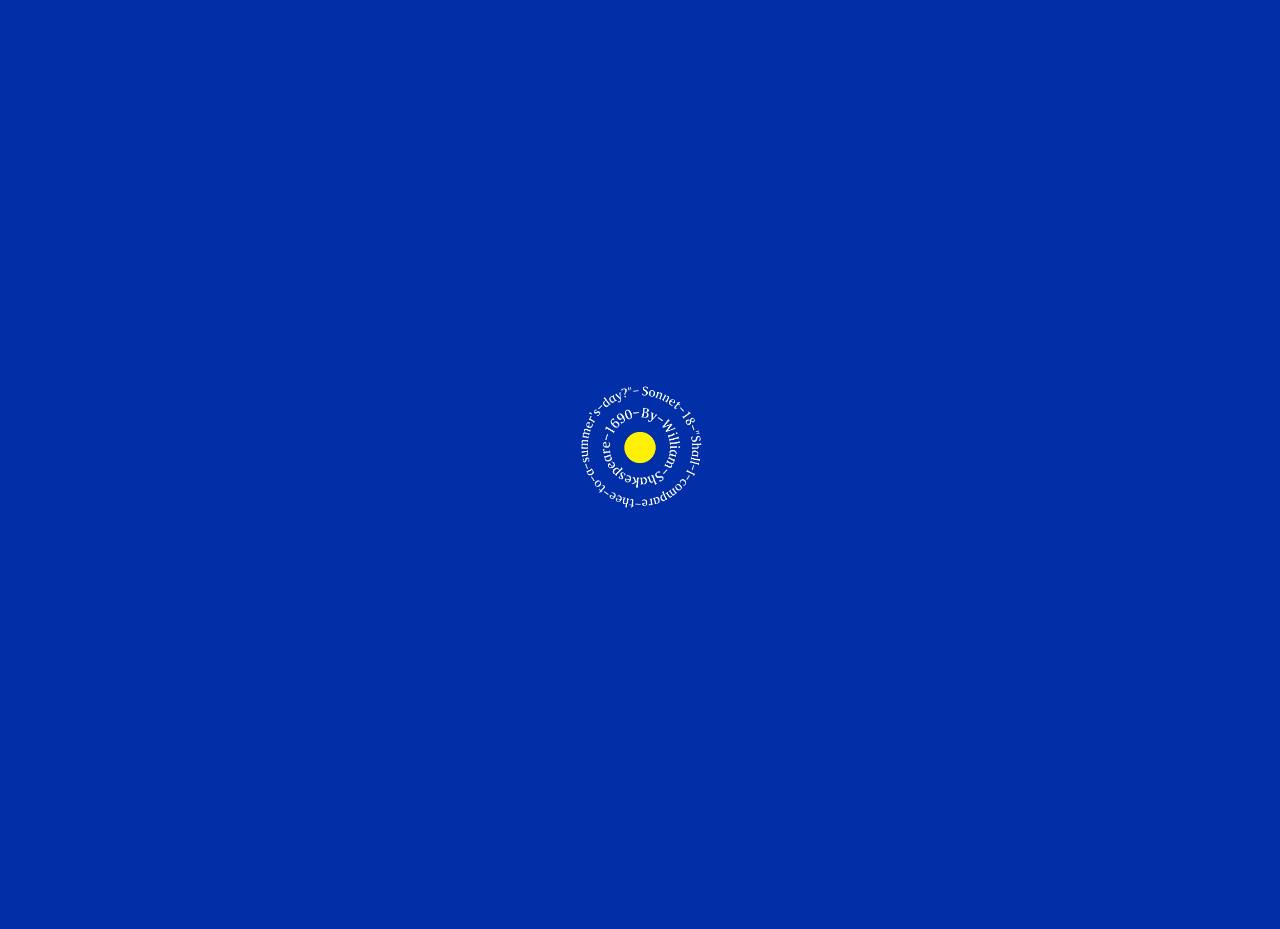
<file: index.html>
<!DOCTYPE html>
<html lang="en">
<head>
    <meta charset="UTF-8">
    <meta name="viewport" content="width=device-width, initial-scale=1.0">
    <title>Sonnet 18 Typography</title>
    <link rel="stylesheet" href="assets/index.css">
    <link href="https://fonts.googleapis.com/css2?family=Kablammo&display=swap" rel="stylesheet">
    <link href="https://fonts.googleapis.com/css2?family=EB+Garamond&display=swap" rel="stylesheet">
</head>
<body>
    <div id="particles-js"></div> 

    <div id="icon-container">
        <img id="icon" src="assets/ICON.png" alt="Icon">
    </div>

    <div class="top-left" id="top-left">
        <h1><span class="bold">Shall I</span></h1>
        <p>compare <span class="hover-word" data-tooltip="'you'">thee</span> to a <span id="blank-space">______</span>?</p>
    </div>

    <div class="center" id="summer-text">
        <a href="entries/entry1/entry1.html" 
           class="neon-text" 
           id="summer-link"
           onclick="fadeOutElements(event)">Summer’s day?</a>
    </div>

    <div class="bottom" id="thou-text">
        <p><span class="hover-word bold" data-tooltip="'you'">Thou</span> art more lovely and more temperate:</p>
    </div>

    <script src="assets/script.js" defer></script>
</file>
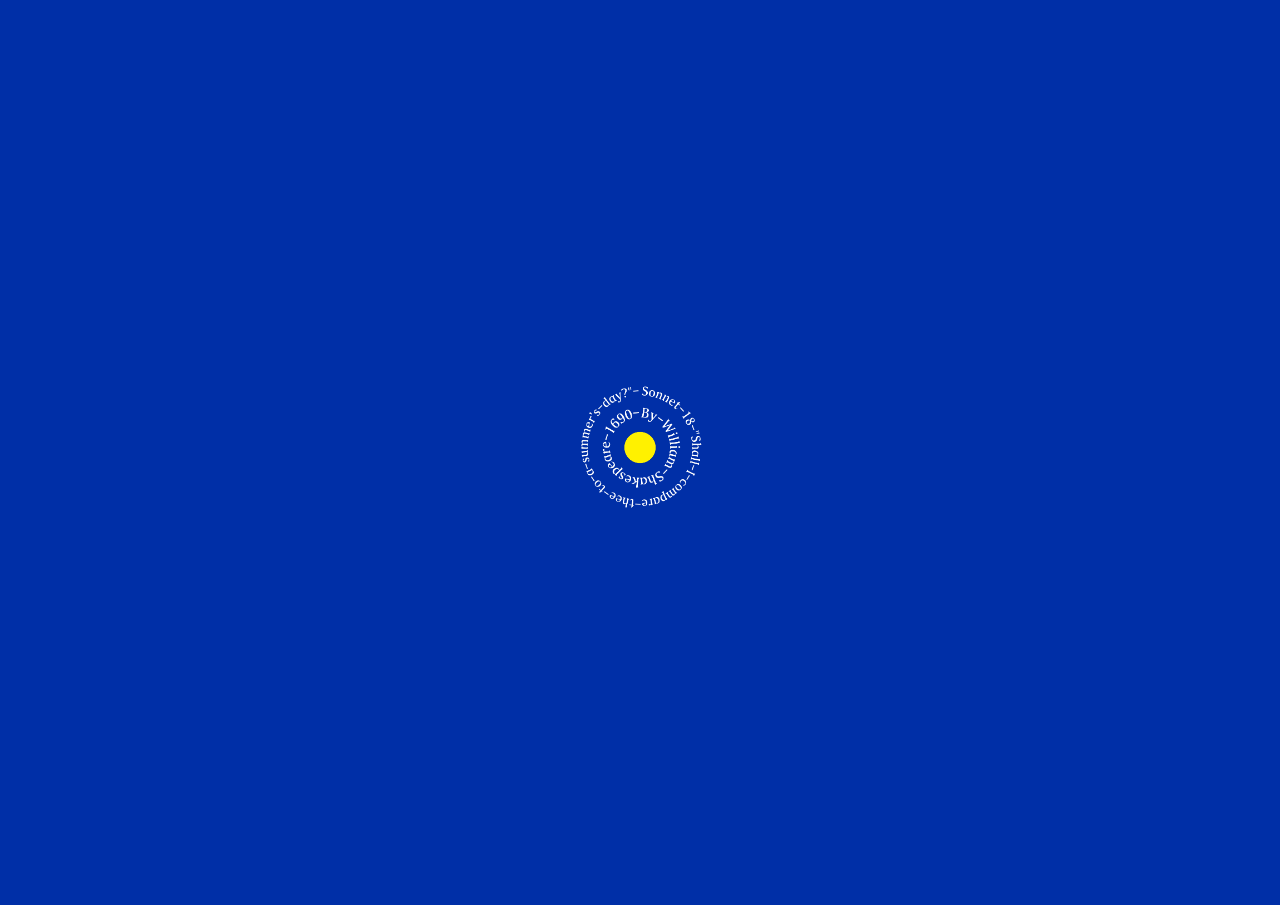
<file: entries/entry1/entry1.html>
<!DOCTYPE html>
<html lang="en">
<head>
    <meta charset="UTF-8">
    <meta name="viewport" content="width=device-width, initial-scale=1.0">
    <title>Sonnet 18 - Page 2</title>
    <link rel="stylesheet" href="assets/entry1.css">
    <link href="https://fonts.googleapis.com/css2?family=Kablammo&display=swap" rel="stylesheet">
    <link href="https://fonts.googleapis.com/css2?family=EB+Garamond&display=swap" rel="stylesheet">
</head>
<body>
    <div id="particles-js"></div> 

    <div id="icon-container">
        <img src="assets/ICON.png" id="icon" alt="Rotating Icon">
    </div>

    <div class="section" id="section-1">
        <p><span class="hover-word bold" data-tooltip="'you'">Thou</span> art more lovely and more temperate:</p>
    </div>

    <div class="section" id="section-2">
        <p id="typing-text" class="rain-effect">
            <span class="hover-word bold rough-wind" id="rough-wind">
                <span>R</span><span>o</span><span>u</span><span>g</span><span>h</span>
                <span> </span>
                <span>w</span><span>i</span><span>n</span><span>d</span><span>s</span>
            </span> 
            shake the darling <span class="hover-word bold" data-tooltip="'unopened flowers'">buds</span> of May,
        </p>
    </div>

    <div class="section" id="section-3">
        <p>And <a href="../entry2/entry2.html" class="neon-text">summer’s</a> lease <span class="hover-word bold" data-tooltip="'has'">hath</span> all too short a date:</p>
    </div>

    <script src="assets/script.js" defer></script>
</body>
</html>
</file>
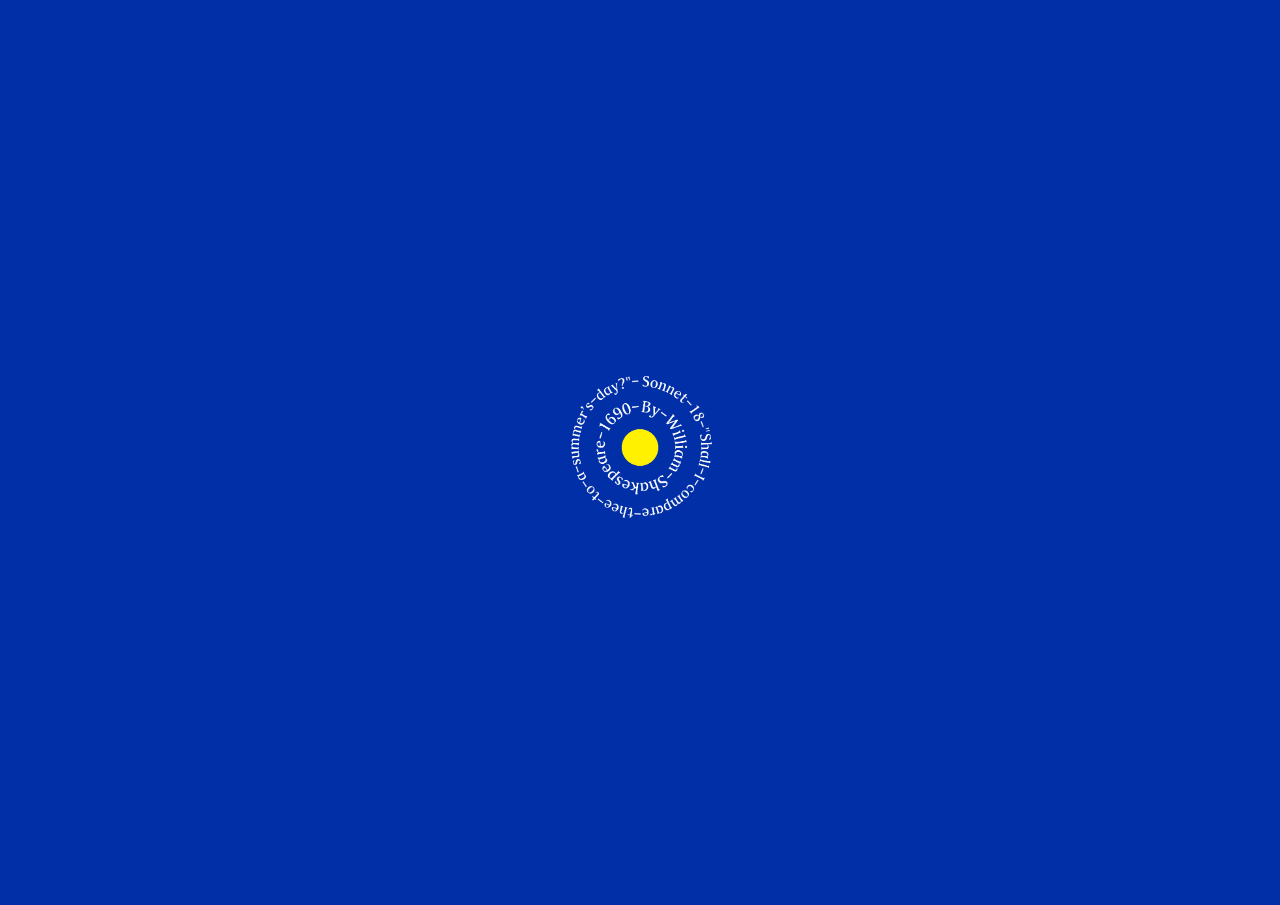
<file: entries/entry3/entry3.html>
<!DOCTYPE html>
<html lang="en">
<head>
    <meta charset="UTF-8">
    <meta name="viewport" content="width=device-width, initial-scale=1.0">
    <title>Sonnet 18 - Entry 3</title>
    <link rel="stylesheet" href="assets/entry3.css">
    <link href="https://fonts.googleapis.com/css2?family=Kablammo&display=swap" rel="stylesheet">
    <link href="https://fonts.googleapis.com/css2?family=EB+Garamond&display=swap" rel="stylesheet">
</head>
<body>
    <div id="particles-js"></div> 

    <div id="icon-container">
        <img src="assets/ICON.png" id="icon" alt="Rotating Icon">
    </div>

    <div class="section" id="section-1">
        <p><span class="hover-word bold" data-tooltip="'your'">Thy</span> eternal 
            <a href="../entry4/entry4.html" class="neon-text" id="summer">Summer</a> shall not fade,
        </p>
    </div>

    <div class="section" id="section-2">
        <p id="interactive-text"><span class="hover-word bold" data-tooltip="'beauty'">Nor</span> lose possession of that 
            <span class="hover-word bold" data-tooltip="'fairness'">fair</span> thou owest;
        </p>
    </div>

    <script src="assets/script.js" defer></script>
</body>
</html>
</file>
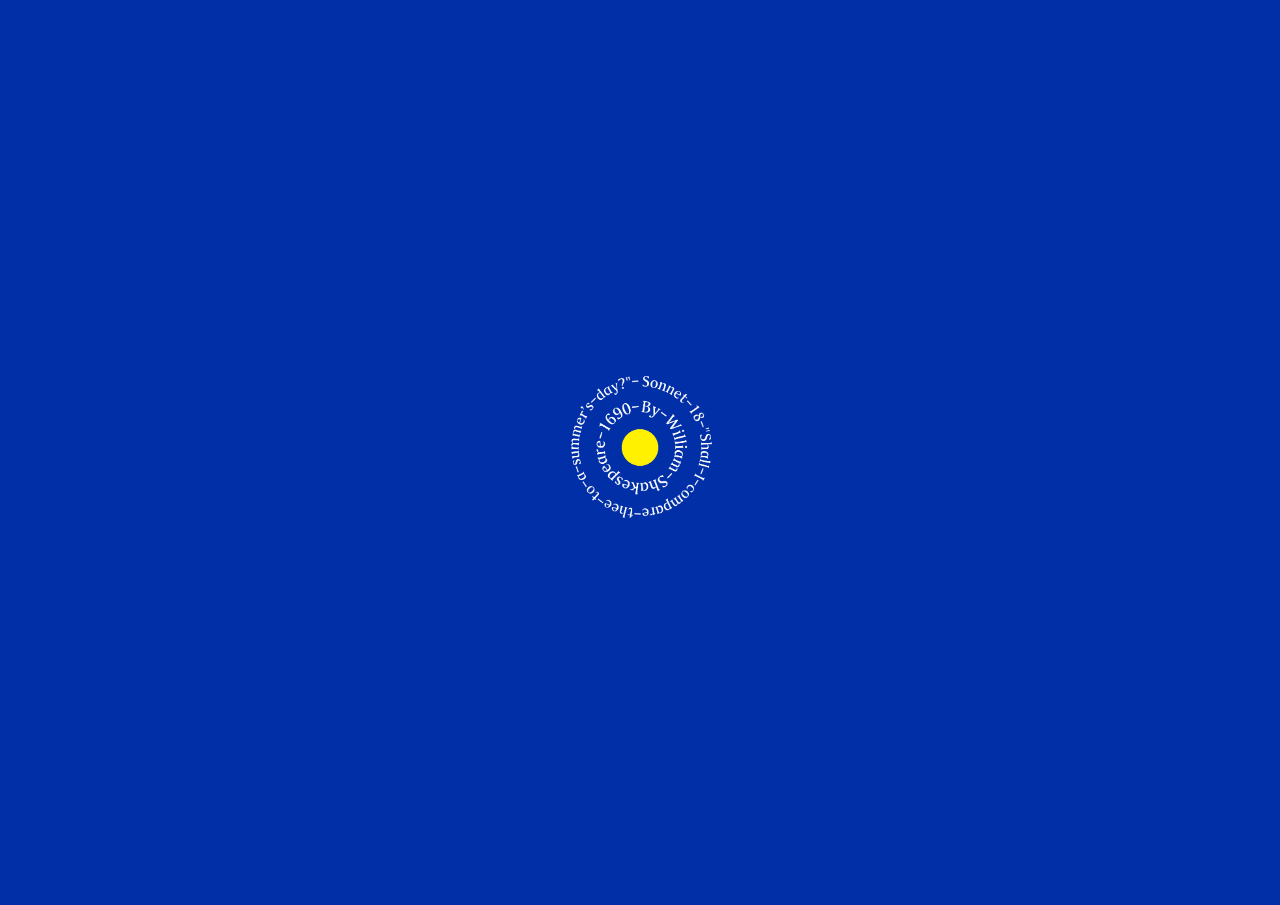
<file: entries/entry4/entry4.html>
<!DOCTYPE html>
<html lang="en">
<head>
    <meta charset="UTF-8">
    <meta name="viewport" content="width=device-width, initial-scale=1.0">
    <title>Sonnet 18 - Entry 4</title>
    <link rel="stylesheet" href="assets/entry4.css">
    <link href="https://fonts.googleapis.com/css2?family=Kablammo&display=swap" rel="stylesheet">
    <link href="https://fonts.googleapis.com/css2?family=EB+Garamond&display=swap" rel="stylesheet">
</head>
<body>
    <div id="particles-js"></div> 

    <div id="icon-container">
        <img src="assets/ICON.png" id="icon" alt="Rotating Icon">
    </div>

    <div class="section" id="section-1">
        <p>
            <span class="hover-word bold" data-tooltip="will not">Nor</span> shall 
            <span class="hover-word bold" data-tooltip="death personified">Death</span> brag thou wander’st in his 
            <span class="shade-effect" id="shade">SHADE</span>,
        </p>
    </div>

    <div class="section" id="section-2">
        <p id="interactive-text">
            When in <a href="../entry5/entry5.html" class="hover-word neon-text" id="eternal-lines" data-tooltip="forever">eternal</a> lines to time thou growest;
        </p>
    </div>

    <script src="assets/script.js" defer></script>
</body>
</html>
</file>
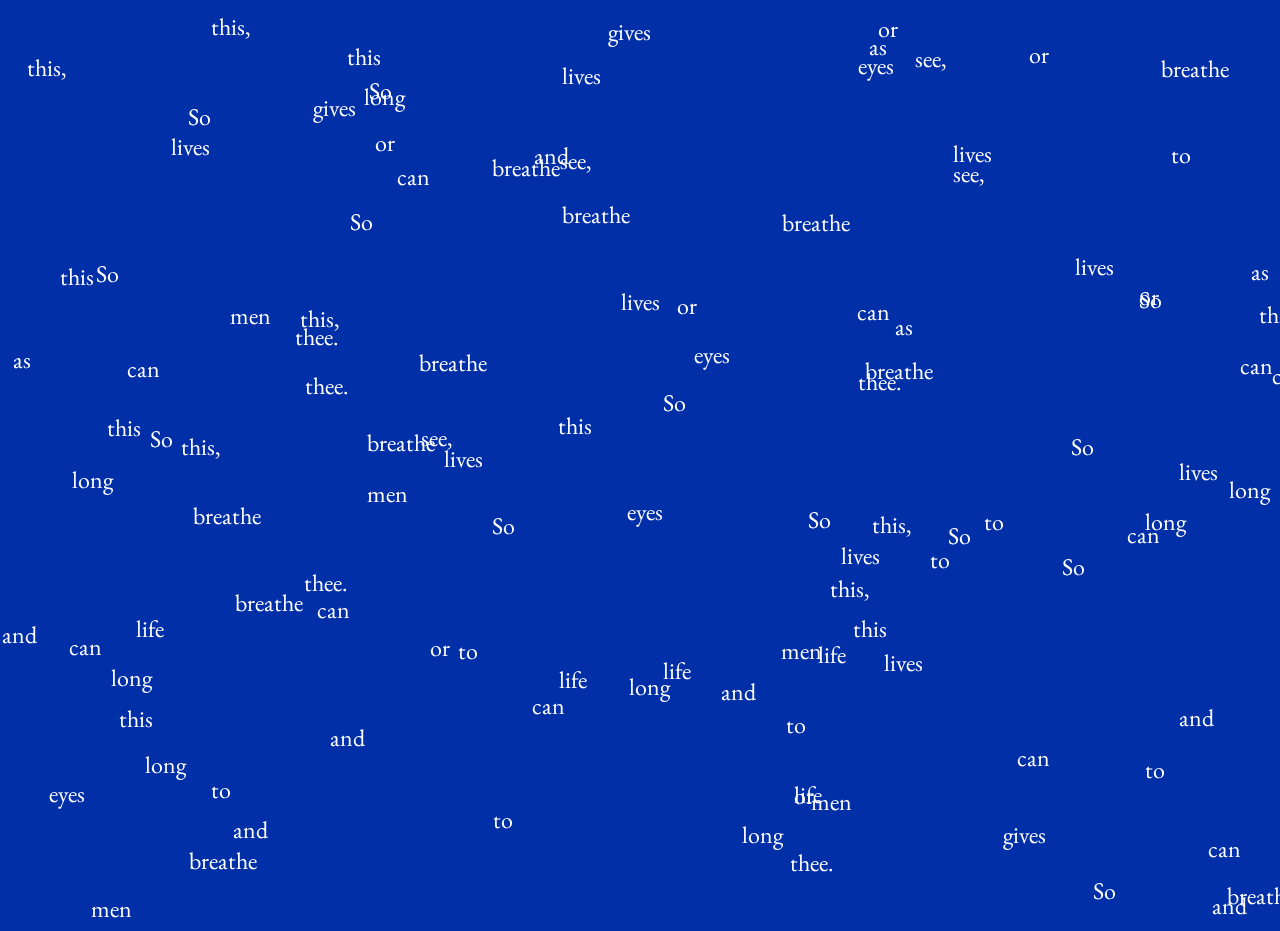
<file: entries/entry5/entry5.html>
<!DOCTYPE html>
<html lang="en">
<head>
    <meta charset="UTF-8">
    <meta name="viewport" content="width=device-width, initial-scale=1.0">
    <title>Sonnet 18 - Entry 5</title>
    <link rel="stylesheet" href="assets/entry5.css">
    <link href="https://fonts.googleapis.com/css2?family=EB+Garamond&display=swap" rel="stylesheet">
</head>
<body>
    <div id="word-container"></div>
    <script src="assets/script.js" defer></script>
</body>
</html>
</file>
<file: assets/index.css>
body {
    font-family: 'EB Garamond', Georgia, serif !important;
    background: #002FA7 !important;  
    color: #ffffff !important;
    margin: 0;
    height: 100vh;
    min-height: 100vh;
    overflow: hidden;
}

#icon-container {
    position: absolute;
    top: 50%;
    left: 50%;
    transform: translate(-50%, -50%);
    transition: all 1.5s ease-in-out;
    z-index: 2;
}

#icon {
    width: 10vw;  
    height: 10vw;
    cursor: pointer;
    animation: spin-center 5s linear infinite;
    transform-origin: center;
}

@keyframes spin-center {
    0% { transform: rotate(0deg); }
    100% { transform: rotate(360deg); }
}

.top-left {
    position: absolute;
    top: 3vh;
    left: 5vw;
    text-align: left;
    font-size: 2.5vw;
    opacity: 0;
    transform: translateY(50px);
    transition: all 1.5s ease-in-out;
}

.center {
    position: absolute;
    top: 40vh;
    left: 15vw;
    font-size: 8vw;  
    font-family: 'Kablammo', serif;
    color: white;
    text-shadow: 0 0 10px #ffffff, 0 0 20px #0400ff, 0 0 40px #0044ff;
    opacity: 0;
    transition: all 1.5s ease-in-out;
}

.bottom {
    position: absolute;
    bottom: 5vh;
    right: 5vw;
    text-align: right;
    font-size: 2vw;
    opacity: 0;
    transform: translateY(50px);
    transition: all 1.5s ease-in-out;
}

.neon-text {
    color: white;
    text-decoration: none;
    text-decoration: underline;
    display: inline-block; 
    animation: pulse 3s infinite ease-in-out;
    transition: transform 0.5s ease;
}

@keyframes pulse {
    0% { transform: scale(1); }
    50% { transform: scale(1.1); }
    100% { transform: scale(1); }
}

.neon-text:hover {
    color: #ffffff;
    text-shadow: 0 0 10px #ffcc00, 0 0 20px #ffcc00, 0 0 40px #ffcc00;
    transform: scale(1.2);
}

.neon-text:active {
    color: #ffffff;
    text-shadow: 0 0 10px #ffcc00, 0 0 20px #ffcc00, 0 0 40px #ffcc00;
    transform: scale(1.2);
}

.hover-word {
    position: relative;
    font-weight: bold;
    font-style: italic;
    cursor: pointer;
    transition: text-shadow 0.3s ease-in-out, color 0.3s ease-in-out;
}

.hover-word::before {
    content: attr(data-tooltip);
    position: absolute;
    bottom: -40px;
    left: 50%;
    transform: translateX(-50%) translateY(10px);
    background: rgba(194, 213, 255, 0.8);
    color: rgb(255, 255, 255);
    padding: 8px 12px;
    font-size: 1.5vw;
    border-radius: 20px;
    opacity: 0;
    transition: opacity 0.3s ease-in-out, transform 0.3s ease-in-out;
}

.hover-word:hover::before {
    opacity: 1;
    transform: translateX(-50%) translateY(0);
}

.hover-word:active::before {
    opacity: 1;
    transform: translateX(-50%) translateY(0);
}

@media screen and (max-width: 768px) {
    body {
        background: #002FA7;  
        overflow: auto;
    }

    #icon {
        width: 30vw;
        height: 30vw;
    }

    .top-left {
        font-size: 5vw;  
        left: 5vw;
    }

    .center {
        font-size: 17vw;
        top: 45vh;
        left: 10vw;
        word-wrap: break-word;  
        text-align: center;
        max-width: 80vw;
    }

    .bottom {
        font-size: 4vw;
        right: 5vw;
        bottom: 3vh;
    }
}
</file>
<file: entries/entry1/assets/entry1.css>
body {
    font-family: 'EB Garamond', Georgia, serif;
    background: #002FA7 !important;
    color: #e4eaff;
    margin: 0;
    height: 100vh;
    min-height: 100vh;
    overflow: hidden;
    text-align: right;
}

#icon-container {
    position: absolute;
    top: 50%;
    left: 50%;
    transform: translate(-50%, -50%);
    transition: all 1.5s ease-in-out;
    z-index: 2;
}

#icon {
    width: 10vw;
    height: 10vw;
    cursor: pointer;
    animation: spin-center 5s linear infinite;
    transform-origin: center;
}

@keyframes spin-center {
    0% { transform: rotate(0deg); }
    100% { transform: rotate(360deg); }
}

.section {
    position: absolute;
    text-align: right;
    font-size: 2rem;
    opacity: 0;
    transform: translateY(50px);
    transition: all 1.5s ease-in-out;
}

#section-1 {
    top: 10%;
    right: 10%;
}

#section-2 {
    top: 40%;
    right: 10%;
    font-size: 3rem;
    opacity: 0;
    transform: translateY(50px);
    transition: opacity 1.5s ease-in-out, transform 1.5s ease-in-out;
    animation: floatAttention 3s ease-in-out infinite alternate;
    text-shadow: 0 0 5px #ffffff, 0 0 10px #66ccff, 0 0 15px #0044ff;
    cursor: pointer;
}

@keyframes floatAttention {
    0% { transform: translateY(0) scale(1); }
    50% { transform: translateY(-10px) scale(1.05); }
    100% { transform: translateY(0) scale(1); }
}

#section-2:hover {
    animation: shake 0.3s ease-in-out infinite;
}

@keyframes shake {
    0% { transform: translateY(0) rotate(0deg); }
    25% { transform: translateY(-5px) rotate(-2deg); }
    50% { transform: translateY(5px) rotate(2deg); }
    75% { transform: translateY(-3px) rotate(-1deg); }
    100% { transform: translateY(0) rotate(0deg); }
}

#section-3 {
    bottom: 10%;
    right: 10%;
    opacity: 0;
    transform: translateY(50px);
    transition: opacity 1.5s ease-in-out, transform 1.5s ease-in-out;
}

.neon-text {
    font-family: 'Kablammo', cursive;
    font-size: 3rem;
    color: #0015ff;
    text-shadow: 0 0 10px #ffffff, 0 0 20px #ffffff, 0 0 40px #ffcc00;
    transition: transform 0.3s ease-in-out, text-shadow 0.5s ease-in-out;
    display: inline-block;
    text-decoration: underline;
}

.neon-text:hover {
    transform: scale(1.2);
    color: #ffffff;
    text-shadow: 0 0 20px #ffcc00, 0 0 30px #ffcc00, 0 0 50px #ffcc00;
}

.hover-word {
    position: relative;
    font-weight: bold;
    font-style: italic;
    cursor: pointer;
    color: #ffffff;
    display: inline-block;
    transition: all 0.3s ease-in-out;
}

.hover-word::before {
    content: attr(data-tooltip);
    position: absolute;
    bottom: -40px;
    left: 50%;
    transform: translateX(-50%) translateY(10px);
    background: rgba(194, 213, 255, 0.8);
    color: white;
    padding: 8px 12px;
    font-size: 1.5rem;
    border-radius: 20px;
    opacity: 0;
    transition: opacity 0.3s ease-in-out, transform 0.3s ease-in-out;
}

.hover-word:hover::before {
    opacity: 1;
    transform: translateX(-50%) translateY(0);
}

.rough-wind span {
    display: inline-block;
    transition: transform 0.8s ease-in-out, opacity 0.8s ease-in-out;
}

.rough-wind.clicked span {
    opacity: 0;
    transform: translateY(100px) rotate(15deg);
}

.rough-wind.reset span {
    opacity: 1;
    transform: translateY(0) rotate(0);
}

@media screen and (max-width: 768px) {
    body {
        background: #002FA7 !important;
        overflow: auto;
    }

    #icon {
        width: 30vw;
        height: 30vw;
    }

    .section {
        text-align: center;
    }

    #section-1 {
        font-size: 5vw;
        top: 8vh;
        right: auto;
        left: 50%;
        transform: translateX(-50%);
    }

    #section-2 {
        font-size: 8vw;
        top: 35vh;
        right: auto;
        left: 50%;
        transform: translateX(-50%);
        word-wrap: break-word;
        text-align: center;
        max-width: 80vw;
    }

    #section-3 {
        font-size: 4vw;
        bottom: 5vh;
        right: auto;
        left: 50%;
        transform: translateX(-50%);
    }

    .neon-text {
        font-size: 11vw; 
    }

    .hover-word:hover::before {
        opacity: 0;
    }

    .hover-word:active::before {
        opacity: 1;
        transform: translateX(-50%) translateY(0);
    }
}
</file>
<file: entries/entry3/assets/entry3.css>
body {
    font-family: 'EB Garamond', Georgia, serif;
    background: #002FA7 !important;
    color: #e4eaff;
    margin: 0;
    height: 100vh;
    overflow: hidden;
    text-align: center;
}

#icon-container {
    position: absolute;
    top: 50%;
    left: 50%;
    transform: translate(-50%, -50%);
    transition: all 1.5s ease-in-out;
    z-index: 2;
}

#icon {
    width: 150px;
    height: 150px;
    cursor: pointer;
    animation: spin-center 5s linear infinite;
    transform-origin: center;
}

@keyframes spin-center {
    0% { transform: rotate(0deg); }
    100% { transform: rotate(360deg); }
}

.section {
    position: absolute;
    font-size: 2.5rem;
    opacity: 0;
    transform: translateY(50px);
    transition: all 1.5s ease-in-out;
    width: 100%;
}

#section-1 {
    top: 20%;
}

#section-2 {
    bottom: 20%;
}

.neon-text {
    font-family: 'Kablammo', cursive;
    font-size: 3rem;
    color: #ffcc00;
    text-shadow: 0 0 15px #ffffff, 0 0 30px #ffcc00, 0 0 45px #ff6600;
    text-decoration: underline;
    cursor: pointer;
    display: inline-block;
    transition: transform 0.5s ease-in-out, text-shadow 0.5s ease-in-out;
}

.neon-text:hover {
    transform: rotate(360deg) scale(1.2);
    text-shadow: 0 0 25px #ffcc00, 0 0 40px #ff6600, 0 0 60px #ff0000;
}

#interactive-text {
    display: inline-block;
    position: relative;
    cursor: pointer;
    animation: floating-glow 5s infinite alternate ease-in-out;
}

@keyframes floating-glow {
    0% { transform: translateY(0); text-shadow: 0 0 10px #ffcc00, 0 0 20px #ff6600; }
    50% { transform: translateY(-15px) scale(1.1); text-shadow: 0 0 20px #ffcc00, 0 0 40px #ff6600; }
    100% { transform: translateY(0); text-shadow: 0 0 10px #ffcc00, 0 0 20px #ff6600; }
}

.hover-word {
    position: relative;
    font-weight: bold;
    cursor: pointer;
    color: #ffffff;
    transition: color 0.3s ease-in-out;
}

.hover-word::before {
    content: attr(data-tooltip);
    position: absolute;
    bottom: -40px;
    left: 50%;
    transform: translateX(-50%);
    background: rgba(255, 255, 255, 0.8);
    color: #000;
    padding: 5px 10px;
    font-size: 1.5rem;
    border-radius: 15px;
    opacity: 0;
    transition: opacity 0.3s ease-in-out;
}

.hover-word:hover::before {
    opacity: 1;
}

@media screen and (max-width: 768px) {
    body {
        background: #002FA7 !important;
        overflow: auto;
    }

    #icon {
        width: 30vw;
        height: 30vw;
    }

    .section {
        font-size: 7vw;  
        text-align: left; 
        max-width: 85vw; 
        left: 5vw;
        transform: none; 
        word-wrap: break-word; 
        overflow-wrap: break-word;
        white-space: normal;
    }

    #section-1 {
        top: 25%;
    }

    #section-2 {
        bottom: 20%;
    }

    .neon-text {
        font-size: 20vw; 
        display: block; 
        text-align: left; 
        max-width: 80vw; 
        margin: 0;
    }

    .hover-word:hover::before {
        opacity: 0;
    }

    .hover-word:active::before {
        opacity: 1;
        transform: translateX(-50%) translateY(0);
    }
}
</file>
<file: entries/entry4/assets/entry4.css>
body {
    font-family: 'EB Garamond', Georgia, serif;
    background: #002FA7 !important;
    color: #e4eaff;
    margin: 0;
    height: 100vh;
    overflow: hidden;
    text-align: center; 
    cursor: none;
}

#icon-container {
    position: absolute;
    top: 50%;
    left: 50%;
    transform: translate(-50%, -50%);
    transition: all 1.5s ease-in-out;
    z-index: 2;
}

#icon {
    width: 150px;
    height: 150px;
    cursor: pointer;
    animation: spin-center 5s linear infinite;
    transform-origin: center;
}

@keyframes spin-center {
    0% { transform: rotate(0deg); }
    100% { transform: rotate(360deg); }
}

.section {
    position: absolute;
    font-size: 2.5rem;
    opacity: 0;  
    transform: translateY(50px);
    transition: opacity 1.5s ease-in-out, transform 1.5s ease-in-out;
    width: 100%;
    text-align: center; 
}

.show-text {
    opacity: 1;
    transform: translateY(0);
}

#section-1 {
    top: 20%;
}

#section-2 {
    bottom: 20%;
}

.hover-word {
    position: relative;
    font-weight: bold;
    cursor: pointer;
    transition: color 0.3s ease-in-out;
}

.hover-word::before {
    content: attr(data-tooltip);
    position: absolute;
    bottom: -40px;
    left: 50%;
    transform: translateX(-50%);
    background: rgba(255, 255, 255, 0.8);
    color: #000;
    padding: 5px 10px;
    font-size: 1.5rem;
    border-radius: 15px;
    opacity: 0;
    transition: opacity 0.3s ease-in-out;
}

.hover-word:hover::before {
    opacity: 1;
}

.shade-effect {
    position: relative;
    font-weight: bold;
    display: inline-block;
    cursor: pointer;
}

.shade-effect:hover::after {
    content: ' SHADE SHADE SHADE SHADE SHADE';
    position: absolute;
    left: 10px;
    top: 0;
    color: rgba(255, 255, 255, 0.3);
    font-size: 1rem;
    text-shadow: 0px 5px 10px rgba(255, 255, 255, 0.2);
}

.neon-text {
    font-family: 'Kablammo', cursive;
    font-size: 3rem;
    color: #ffcc00;
    text-shadow: 0 0 15px #ffffff, 0 0 30px #ffcc00, 0 0 45px #ff6600;
    transition: transform 0.5s ease-in-out, text-shadow 0.5s ease-in-out;
    text-decoration: underline;
}

.neon-text:hover {
    transform: scale(1.3);
    text-shadow: 0 0 20px #ffffff, 0 0 40px #ffcc00, 0 0 60px #ff6600;
    cursor: pointer;
}

@keyframes pulse {
    0% { transform: scale(1); opacity: 1; }
    50% { transform: scale(1.1); opacity: 0.8; }
    100% { transform: scale(1); opacity: 1; }
}

#section-1.pulse, #section-2.pulse {
    animation: pulse 3s infinite ease-in-out;
}

@media screen and (max-width: 768px) {
    body {
        background: #002FA7 !important;
        overflow: auto;
    }

    #icon {
        width: 30vw;
        height: 30vw;
    }

    .section {
        font-size: 7vw;  
        text-align: left; 
        max-width: 85vw; 
        left: 3vw; 
        transform: none; 
        word-wrap: break-word;
        overflow-wrap: break-word;
        white-space: normal;
    }

    #section-1 {
        top: 25%;
    }

    #section-2 {
        bottom: 20%;
    }

    .neon-text {
        font-size: 20vw;  
        display: block;
        text-align: left;
        max-width: 80vw;  
        margin: 0;
    }

    .shade-effect:hover::after {
        font-size: 2vw;  
        left: 5px;
    }

    .hover-word:hover::before {
        opacity: 0;
    }

    .hover-word:active::before {
        opacity: 1;
        transform: translateX(-50%) translateY(0);
    }
}
</file>
<file: entries/entry5/assets/entry5.css>
body {
    background: #002FA7 !important;
    margin: 0;
    overflow: hidden;
    height: 100vh;
    font-family: 'EB Garamond', Georgia, serif;
    cursor: none;
}

.word {
    position: absolute;
    font-size: 1.5rem;
    color: #ffffff;
    opacity: 0;
    transition: transform 1s ease, color 0.3s ease;
    user-select: none;
}

.word.appear {
    opacity: 1;
    animation: floatSlow 30s infinite ease-in-out;
}

.word:hover {
    color: #ffd900;
}

@keyframes floatSlow {
    0% { transform: translate(0, 0); }
    25% { transform: translate(500px, -300px); }
    50% { transform: translate(-400px, 400px); }
    75% { transform: translate(300px, 500px); }
    100% { transform: translate(0, 0); }
}

.line {
    font-size: 3rem;
    color: #ffffff;
    opacity: 0;
    transition: all 1.5s ease;
}

@media screen and (max-width: 768px) {
    body {
        background: #002FA7 !important;
        overflow: auto;
    }

    .word {
        font-size: 4vw; 
        max-width: 90vw;
        text-align: left;
        left: 5vw; 
        transform: none;
        white-space: normal;
        word-wrap: break-word;
        overflow-wrap: break-word;
    }

    .line {
        font-size: 6vw;  
        text-align: left;
        max-width: 85vw;
        left: 50%;
        transform: translateX(-50%);
        word-wrap: break-word;
        overflow-wrap: break-word;
    }

    @keyframes floatSlow {
        0% { transform: translate(0, 0); }
        25% { transform: translate(30vw, -15vw); }
        50% { transform: translate(-20vw, 20vw); }
        75% { transform: translate(15vw, 25vw); }
        100% { transform: translate(0, 0); }
    }
}
</file>
